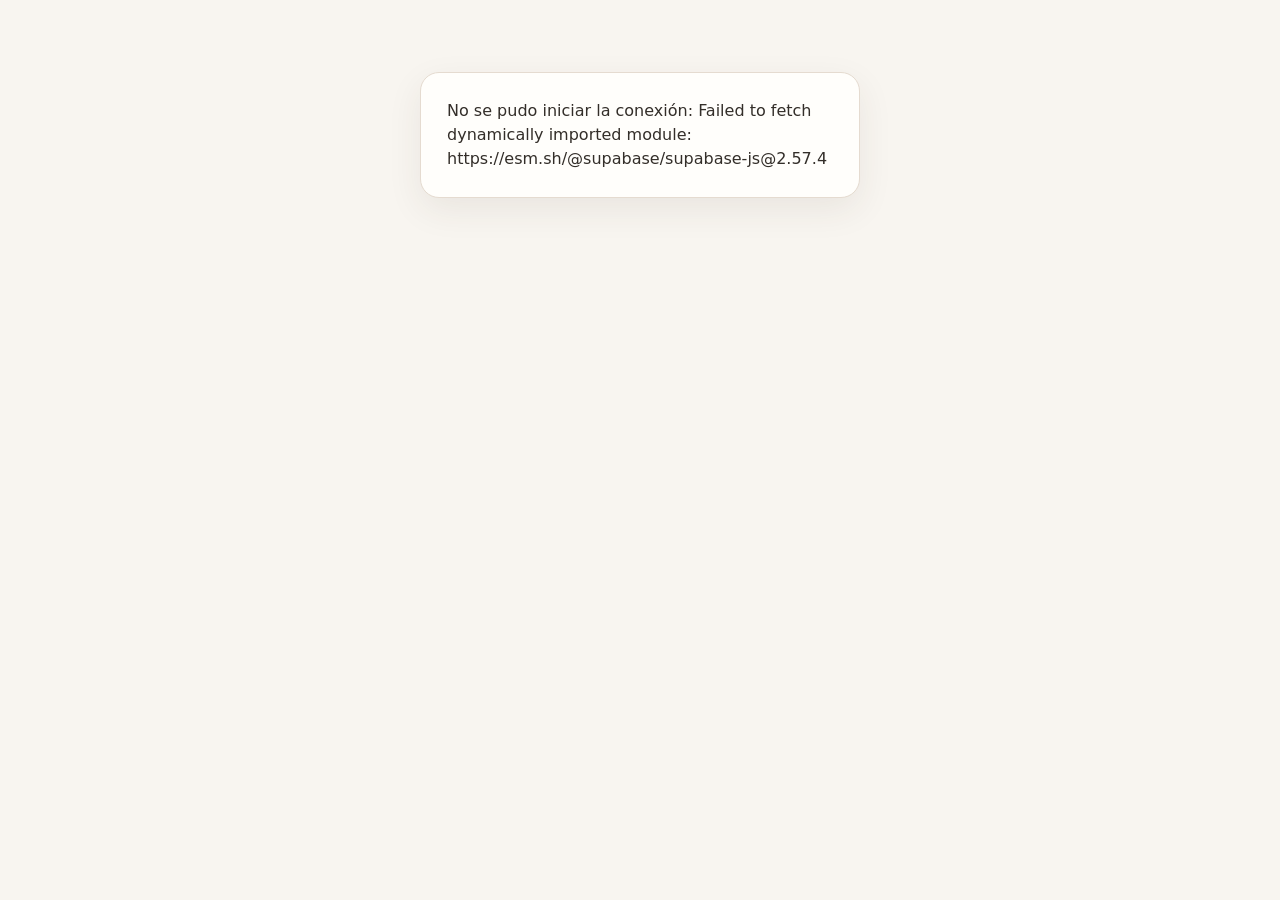
<file: mi-ruta-pro/index.html>
<!doctype html><html lang="es"><head><meta charset="utf-8"/><meta name="viewport" content="width=device-width,initial-scale=1"/><meta name="theme-color" content="#F3ECE3"/><meta name="description" content="Mi Ruta PRO - Control del conductor"/><meta name="robots" content="noindex,nofollow,noarchive"/><link rel="manifest" href="manifest.webmanifest"/><title>Mi Ruta PRO | Tu control, tu ganancia</title><style>
:root{font-family:Inter,system-ui,-apple-system,Segoe UI,sans-serif;color:#332E29;background:#F8F5F0}*{box-sizing:border-box}body{margin:0}button,input,select,textarea{font:inherit}button{cursor:pointer}input,select,textarea{background:#FFFCF8;border:1px solid #DACDBF;border-radius:10px;color:#332E29;padding:11px;width:100%}label{display:block;font-size:12px;color:#74695F;margin:10px 0 5px}.layout{display:grid;grid-template-columns:235px minmax(0,1fr);min-height:100vh}.sidebar{background:#F2EBE2;border-right:1px solid #E4D9CE;padding:23px 14px;position:sticky;top:0;height:100vh}.brand{font-size:23px;font-weight:850;letter-spacing:-.8px;padding:8px 10px 23px}.brand b{color:#A45D45}.menu{display:flex;align-items:center;gap:10px;padding:12px 13px;width:100%;border:0;text-align:left;background:transparent;color:#655C54;border-radius:11px;margin:2px 0}.menu.active,.menu:hover{background:#E9DACC;color:#8A4A35}.main{padding:27px 35px;max-width:1450px;width:100%;margin:auto}.top{display:flex;align-items:center;justify-content:space-between;gap:12px;margin-bottom:25px;flex-wrap:wrap}.top h1{margin:0;font-size:27px}.muted{color:#777068;font-size:13px}.cards{display:grid;grid-template-columns:repeat(4,minmax(0,1fr));gap:13px;margin:22px 0}.card,.panel{background:#FFFEFB;border:1px solid #E7DED5;border-radius:17px;padding:19px}.card small{color:#716960}.card strong{display:block;font-size:24px;margin-top:10px}.green{color:#48745D}.red{color:#AD6258}.split{display:grid;grid-template-columns:1.5fr 1fr;gap:17px}.panel{margin-bottom:18px}.panel h2{margin:0 0 16px;font-size:17px}.btn{border:0;background:#A95D45;color:#FFFFFF;font-weight:750;border-radius:11px;padding:11px 15px}.btn.secondary{background:#EDE4DA;color:#54473D}.btn.danger{background:#F6E4DE;color:#A6483B}.actions{display:flex;gap:8px;flex-wrap:wrap}.fields{display:grid;grid-template-columns:repeat(2,minmax(0,1fr));gap:5px 14px}.fields .wide{grid-column:1/-1}table{width:100%;border-collapse:collapse;font-size:13px}td,th{text-align:left;padding:10px 7px;border-bottom:1px solid #E6DED5}th{color:#7A6B5E;font-weight:650}.scroll{overflow-x:auto}.bars{display:flex;gap:9px;align-items:end;height:220px;padding:15px 6px 0}.barwrap{flex:1;min-width:24px;display:flex;flex-direction:column;justify-content:flex-end;align-items:center;height:100%;gap:8px}.bar{width:70%;border-radius:7px 7px 2px 2px;background:#B9765C;min-height:2px}.bar.neg{background:#B9685F}.barlabel{font-size:12px;color:#7A6F64}.barvalue{font-size:10px;color:#5E544B}.auth{max-width:440px;margin:8vh auto;padding:26px;border:1px solid #E1D5C8;background:#FFFEFB;border-radius:19px}.auth h1{margin:8px 0}.notice{border:1px solid #E5D1B3;border-radius:11px;background:#FFF5E4;color:#745432;padding:12px;margin-bottom:15px;font-size:13px}.help{font-size:12px;color:#746B61}.tag{font-size:11px;background:#F1E3D7;color:#96593F;border-radius:8px;padding:5px 9px}.hidden{display:none!important}.charttitle{display:flex;justify-content:space-between;gap:10px;align-items:center}.foot{padding:25px;text-align:center;color:#8B8177;font-size:12px}.empty{padding:30px;color:#8B8177;text-align:center} @media(max-width:950px){.cards{grid-template-columns:repeat(2,1fr)}.split{grid-template-columns:1fr}.main{padding:20px}}@media(max-width:690px){.layout{display:block}.sidebar{position:sticky;z-index:5;height:auto;display:flex;padding:5px 9px;overflow:auto;gap:6px}.brand{font-size:17px;white-space:nowrap;padding:14px 7px}.menu{white-space:nowrap;width:auto;font-size:12px;padding:10px}.main{padding:19px 13px}.cards{gap:8px}.card{padding:13px}.card strong{font-size:19px}.fields{grid-template-columns:1fr}}

/* Cierre rápido y análisis sencillo (Intelligence V2) */
.welcome{display:flex;justify-content:space-between;gap:18px;align-items:center;background:linear-gradient(120deg,#F1E5D8,#F8EFE4);border:1px solid #E4D4C5;padding:25px 27px}
.welcome h2{font-size:22px;margin:5px 0 8px}.welcome p{margin:0;color:#6B5F55}.eyebrow{letter-spacing:2px;font-size:11px;font-weight:800;color:#A45D45!important}.btn.big{padding:14px 20px;font-size:16px;white-space:nowrap}
.quick-panel{max-width:880px}.quick-panel .fields{gap:11px 16px}.quick-panel label{font-size:13px}.quick-panel input,.quick-panel select{min-height:45px}.quick-panel .charttitle{margin-bottom:15px}
.extras{border:1px solid #E6D9CB;border-radius:11px;background:#FFFCF8;padding:14px}.extras>summary{cursor:pointer;font-weight:700;color:#58493F;list-style:none}.extras>summary::-webkit-details-marker{display:none}.extras[open]>summary{margin-bottom:15px}.extras .fields{grid-template-columns:repeat(2,minmax(0,1fr));gap:8px 15px}
.live-preview{padding:11px;border:1px dashed #CFA992;border-radius:9px;color:#67584C;background:#F5EBE0;font-size:13px}.quick-total{padding:18px;background:#F5E6D9;border-radius:13px;display:flex;justify-content:space-between;align-items:center;gap:12px}.quick-total strong{color:#986049;font-size:25px}.submit-day{width:100%}.insight{background:#F4ECE3;border-left:3px solid #B9765C;padding:13px;border-radius:7px;font-size:14px}.sep{border:0;border-top:1px solid #E6DED5;margin:18px 0}.demo-start{width:100%;margin-top:12px}.tag{white-space:nowrap}
@media(max-width:690px){.welcome{flex-direction:column;align-items:stretch;padding:18px}.welcome .btn.big{width:100%}.quick-panel .fields,.extras .fields{grid-template-columns:1fr}.quick-total{align-items:flex-start;flex-direction:column}.quick-total strong{font-size:24px}.btn.big{white-space:normal}.quick-panel .charttitle{align-items:flex-start}}

.debt-card{background:#FFFCF8;border:1px solid #E6D8CA;border-radius:14px;margin-bottom:15px;padding:17px}
.debt-card>.charttitle{align-items:start;margin-bottom:15px}.debt-card strong{font-size:17px}
.debt-stats{display:grid;grid-template-columns:repeat(4,minmax(0,1fr));gap:10px}.debt-stats>div{background:#F7F2EC;border:1px solid #E7DCD0;border-radius:10px;padding:10px;min-width:0}
.debt-stats small{font-size:11px;color:#72685F;display:block;margin-bottom:6px}.debt-stats strong{font-size:17px;overflow-wrap:anywhere}
.debt-progress{background:#E7DBCF;height:8px;border-radius:7px;overflow:hidden;margin:13px 0}.debt-progress span{display:block;background:#A9674C;height:100%;border-radius:7px}
.debt-action{background:#FAF6F0;padding:14px;border:1px solid #E0D2C3;border-radius:11px;margin:14px 0}
.debt-history{border-top:1px solid #E9DFD5;padding-top:10px;margin-top:12px}.debt-history summary{cursor:pointer;color:#8A513F;font-size:13px}
.debt-highlight{padding:9px 0;border-bottom:1px solid #E9DFD6;font-size:13px}.debt-highlight:last-child{border-bottom:0}
.checkbox-option{display:flex;align-items:center;gap:8px;color:#4E473F;font-size:13px}.checkbox-option input{width:18px;height:18px;flex:0 0 auto}.btn.small{font-size:12px;padding:6px 10px}
@media(max-width:850px){.debt-stats{grid-template-columns:repeat(2,minmax(0,1fr))}}@media(max-width:390px){.debt-card{padding:12px}.debt-stats{gap:6px}.debt-stats strong{font-size:15px}}

/* Mi Ruta PRO | Edición cálida y profesional — únicamente presentación */
:root{
  color-scheme:light;
  --page:#F8F5F0;--paper:#FFFEFB;--ink:#332E29;--muted:#756B62;
  --border:#E5DBD0;--accent:#A95D45;--accent-dark:#87432F;
  --accent-soft:#F4E6DB;--sage:#48745D;--risk:#AD6258;
}
html{scroll-behavior:smooth}
body{background:var(--page);color:var(--ink);line-height:1.5;-webkit-font-smoothing:antialiased}
.sidebar{background:linear-gradient(180deg,#F4EEE6 0%,#F0E9E0 100%);border-color:var(--border)}
.brand{color:#302B27;letter-spacing:-.7px}
.brand b{color:var(--accent)}
.menu{color:#655B52;font-weight:590;transition:background .16s,color .16s}
.menu.active{background:#E9D7C8;color:#8A4934;font-weight:750}
.menu:hover:not(.active){background:#EDE3D9;color:#4F433B}
.main{max-width:1380px}
.top{padding-bottom:7px}
.top h1{color:#302B27;font-weight:790;letter-spacing:-.65px}
.muted,.help{color:var(--muted)}
.card,.panel,.auth,.debt-card{
  background:var(--paper);
  border:1px solid var(--border);
  box-shadow:0 3px 16px rgba(65,43,30,.045);
}
.card{transition:transform .16s,box-shadow .16s,border-color .16s}
.card:hover{border-color:#DCC7B6;box-shadow:0 7px 23px rgba(65,43,30,.07)}
.card small,.debt-stats small{color:#74695F}
.card strong{color:#322D27;font-variant-numeric:tabular-nums}
.panel h2{color:#302A26;letter-spacing:-.2px}
.welcome{
  background:linear-gradient(115deg,#F1E3D5 0%,#FAF3EA 73%,#FFF8F0 100%);
  border:1px solid #E4D0BF;
  box-shadow:0 7px 25px rgba(114,75,53,.07);
}
.welcome h2{color:#332A25}
.welcome p{color:#6D6055}
.eyebrow{color:#A65C44!important}
.btn{
  background:var(--accent);
  color:#FFFDF9;
  font-weight:740;
  box-shadow:0 3px 9px rgba(169,93,69,.12);
  transition:background .16s,transform .14s,box-shadow .16s;
}
.btn:hover{background:var(--accent-dark);box-shadow:0 5px 13px rgba(169,93,69,.17)}
.btn:active{transform:translateY(1px)}
.btn.secondary{background:#EEE5DA;color:#574A40;box-shadow:none}
.btn.secondary:hover{background:#E5D7CA}
.btn.danger{background:#F5E5E1;color:#9B493F;box-shadow:none}
.btn.danger:hover{background:#F1D8D3}
input,select,textarea{
  background:#FFFEFB;border:1px solid #D9CEC3;border-radius:10px;
  color:#352D27;outline:none;box-shadow:none;
  transition:border-color .16s,box-shadow .16s;
}
input::placeholder,textarea::placeholder{color:#9E958B}
input:focus,select:focus,textarea:focus{
  border-color:#AD806B;box-shadow:0 0 0 3px rgba(169,93,69,.14);
}
button:focus-visible,.menu:focus-visible,.extras summary:focus-visible{
  outline:3px solid #BA8971;outline-offset:2px
}
label{color:#695F55;font-weight:630}
th{background:#F9F5EF;color:#675C52}
td,th{border-color:#ECE4DC}
tbody tr:hover{background:#FCF7F1}
.green{color:#46725B}.red{color:#A9534B}
.bar{background:linear-gradient(180deg,#CB9479,#B36A50)}
.bar.neg{background:#BD7770}
.barlabel{color:#6D6259}
.barvalue{color:#5F554C;font-weight:650}
.notice{background:#FFF5E7;border-color:#E9D6BC;color:#6D5134}
.tag{background:#F2E4D8;color:#95563F;font-weight:700}
.auth{box-shadow:0 12px 35px rgba(70,48,34,.08)}
.auth .brand{padding-bottom:8px}
.extras{background:#FCF8F3;border-color:#E4D9CE}
.extras>summary{color:#5C4D42}
.live-preview{background:#FAF3E9;border-color:#CEB49D;color:#584A3F}
.quick-total{background:#F3E5D9;border:1px solid #EAD5C4}
.quick-total strong{color:#92543D}
.insight{background:#F9F1E8;border-left-color:#AE6B50;color:#50443B}
.sep{border-color:#E6DED5}
.debt-stats>div{background:#FAF5EF;border-color:#E8DED3}
.debt-action{background:#FBF6F0;border-color:#E7D8CB}
.debt-history summary{color:#89533E}
.debt-progress{background:#E9DDD1}
.debt-progress span{background:#AE7459}
.checkbox-option{color:#51483F}
.foot{color:#8C8177}
@media(max-width:690px){
 .sidebar{background:#F4ECE3;border-bottom:1px solid #E5DBD0;box-shadow:0 4px 14px rgba(58,43,31,.045)}
 .main{padding:20px 13px}
 .top h1{font-size:23px}
 .card:hover{transform:none}
 .welcome{padding:18px}
}

/* Alta real y punto de partida del conductor */
.auth-refresh{margin:6vh auto;max-width:475px}
.auth-controls{display:grid;grid-template-columns:1fr 1fr;gap:10px;margin-top:22px}
.auth-controls .btn{min-height:47px}
.auth-footnote{font-size:12px;color:#7B6D60;margin-top:24px}
.step-indicator{letter-spacing:1.7px;text-transform:uppercase;font-size:11px;font-weight:800;color:#9F654B}
.setup-page{min-height:100vh;padding:36px 16px 60px;background:radial-gradient(circle at top right,#F6E7D9 0%,#F8F5F0 45%,#F5EFE6 100%)}
.setup-shell{max-width:840px;margin:auto;background:#FFFEFB;border:1px solid #E7DBD0;border-radius:23px;padding:26px 34px;box-shadow:0 13px 45px rgba(74,52,34,.075)}
.setup-header{display:flex;align-items:center;justify-content:space-between;gap:10px}
.setup-header .brand{padding:0}
.setup-shell h1{font-size:29px;letter-spacing:-.8px;margin:9px 0}
.setup-shell .muted{font-size:14px;max-width:640px}
.setup-steps{display:flex;flex-wrap:wrap;gap:8px;margin:22px 0;padding-bottom:17px;border-bottom:1px solid #EDE2D7}
.setup-steps>div{display:flex;align-items:center;gap:8px;background:#F6F0E9;border-radius:100px;padding:7px 12px;color:#70645A;font-size:12px}
.setup-steps>div strong{display:grid;place-items:center;background:#E7D8C8;color:#6B5242;width:22px;height:22px;border-radius:100px}
.setup-steps>div.current{color:#85452F;background:#F4E2D5;font-weight:700}
.setup-steps>div.current strong{background:#AD6850;color:white}
.setup-fields{gap:10px 16px}
.setup-heading{font-weight:800;color:#59483D;letter-spacing:-.2px;padding:13px 0 4px;border-bottom:1px solid #F0E5D9}
.setup-fields label{font-size:13px;margin:4px 0 6px}
.setup-fields input{min-height:44px}
.setup-fields .help{margin:7px 0 0}
.setup-submit{width:100%;margin-top:20px;min-height:52px}
.setup-note{margin-top:20px;background:#F8F1EA;border-radius:12px;color:#6D5E51;padding:13px 16px;font-size:12px}
.starting-cards .card strong{font-size:20px}
@media(max-width:690px){
 .setup-page{padding:10px 8px 32px}
 .setup-shell{padding:20px 16px;border-radius:16px}
 .setup-shell h1{font-size:24px}
 .setup-steps{gap:5px}
 .setup-steps>div{padding:5px 8px;font-size:10px}
 .setup-steps>div strong{width:19px;height:19px}
 .auth-controls{grid-template-columns:1fr}
 .starting-cards .card strong{font-size:16px}
}

/* Panel privado de propietario y estados de suscripción */
.admin-hero{align-items:center}
.admin-stats{grid-template-columns:repeat(5,minmax(0,1fr))}
.customer-line{padding:17px 0;border-bottom:1px solid #e8ded2}
.customer-line:last-child{border-bottom:0}
.customer-identity{display:flex;align-items:center;flex-wrap:wrap;gap:10px;margin-bottom:10px}
.customer-identity strong{color:#413329;overflow-wrap:anywhere}
.customer-identity small{color:#796b60}
.account-status{background:#f1e1d6;border:1px solid #e6c9b8;color:#8a4c35;padding:4px 9px;border-radius:100px;font-size:11px;font-weight:700}
.customer-controls{display:grid;grid-template-columns:minmax(120px,1fr) minmax(145px,1fr) minmax(150px,1fr) auto;gap:10px;align-items:end}
.customer-controls>div label{margin:0 0 5px}
.customer-controls select,.customer-controls input{height:43px}
.customer-controls button{min-height:43px}
.customer-quick{display:flex;align-items:center;gap:6px;flex-wrap:wrap;margin-top:9px}
.customer-feedback{margin-left:8px}
@media(max-width:1000px){.admin-stats{grid-template-columns:repeat(3,1fr)}}
@media(max-width:690px){.admin-stats{grid-template-columns:repeat(2,1fr)}.customer-controls{grid-template-columns:1fr 1fr}.customer-controls button{grid-column:1/-1}.admin-hero{flex-direction:column;align-items:stretch}}

/* Exclusive owner provisioning */
.create-client-panel{background:#FFFDF9;border-color:#D6BDAA}
.create-client-panel .fields{margin-top:12px;gap:12px 16px}
.create-client-panel .btn.big{width:100%}
.credentials-once{margin-top:17px;padding:18px;border-radius:13px;background:#F3E7D9;border:1px solid #D7AC91;color:#4D3428}
.credentials-once code{padding:7px 10px;display:inline-block;background:#FFFEFB;border:1px solid #DEC6B4;border-radius:7px;color:#7D4431;user-select:all;overflow-wrap:anywhere}
.customer-quick [data-password-reset]{margin-left:5px}
@media(max-width:690px){.create-client-panel .fields{grid-template-columns:1fr}.customer-quick [data-password-reset]{margin-left:0}}


/* V8 · Panel de uso comercial con la paleta cálida de Mi Ruta PRO */
.usage-overview{border-color:#DFCBBB;background:#FFFCF8}
.usage-overview .charttitle{align-items:flex-start;flex-wrap:wrap}
.usage-overview .charttitle>.actions{align-items:center}
.usage-overview select{width:auto;min-width:110px}
.usage-cards{grid-template-columns:repeat(4,minmax(0,1fr))}
.usage-cards .card{background:#FAF4EE}
.live-dot{display:inline-flex;align-items:center;gap:5px;border-radius:100px;font-size:11px;font-weight:700;padding:5px 9px}
.live-dot.online{color:#376D50;background:#EAF4EC;border:1px solid #C8DFC9}
.live-dot.offline{color:#7D7369;background:#F1ECE5;border:1px solid #E6DCD0}
.client-usage{margin-top:15px;padding:14px;border-radius:13px;border:1px solid #E8D8C8;background:#FFFCF8;min-width:0}
.client-usage>summary{cursor:pointer;color:#7E4A36;font-weight:750;display:flex;justify-content:space-between;gap:10px;align-items:center;flex-wrap:wrap}
.client-usage>summary .help{font-weight:500}
.client-usage[open]>summary{padding-bottom:15px}
.client-usage h3{font-size:13px;margin:19px 0 8px;color:#594D43}
.client-metrics{display:grid;grid-template-columns:repeat(4,minmax(0,1fr));gap:8px}
.client-metric{background:#F7F0E8;padding:11px;border-radius:10px;min-width:0}
.client-metric small{display:block;font-size:11px;color:#75695F;margin-bottom:6px}
.client-metric strong{font-size:16px;color:#4C4138;font-variant-numeric:tabular-nums;overflow-wrap:anywhere}
.activity-chart{height:158px;display:flex;align-items:end;gap:12px;padding:12px 8px 0;border-bottom:1px solid #EADDD0}
.activity-column{height:100%;display:flex;flex-direction:column;align-items:center;justify-content:flex-end;flex:1;gap:5px;min-width:0}
.activity-bar-track{width:100%;max-width:46px;height:110px;border-radius:7px 7px 0 0;display:flex;align-items:flex-end;background:#F2E6DB;overflow:hidden}
.activity-bar{width:100%;border-radius:7px 7px 0 0;background:linear-gradient(180deg,#C18C70,#A96147);min-height:0;transition:height .2s ease}
.activity-value,.activity-day{font-size:11px;color:#76685E}
.module-usage{display:flex;flex-wrap:wrap;gap:7px}
@media(max-width:1050px){.client-metrics{grid-template-columns:repeat(3,minmax(0,1fr))}}
@media(max-width:690px){
 .usage-cards{grid-template-columns:repeat(2,minmax(0,1fr))}
 .usage-overview .charttitle>.actions{width:100%;flex-wrap:wrap}
 .usage-overview .charttitle>.actions button{flex:1}
 .client-metrics{grid-template-columns:repeat(2,minmax(0,1fr))}
 .activity-chart{gap:6px}
 .client-usage{padding:12px}
 .customer-identity{gap:6px}
 .client-usage>summary .help{font-size:11px}
}


/* Reporte exclusivo del propietario: ganancia y GLP en galones */
.owner-finance-overview{background:#FFFCF8;border-color:#DFCBBB}
.owner-finance-overview .charttitle{align-items:center;gap:12px;flex-wrap:wrap}
.owner-finance-overview .charttitle .actions{display:flex;gap:8px;align-items:center;flex-wrap:wrap}
.owner-finance-overview select{width:auto;min-width:130px}
.owner-finance-kpis{grid-template-columns:repeat(4,minmax(0,1fr))}
.owner-finance-kpis .card{background:#FAF3EA}
.owner-finance-kpis .card strong{font-size:22px;overflow-wrap:anywhere}
.owner-report-client{margin-top:14px;padding:16px;border-radius:13px;background:#FFFCF8;border:1px solid #E8D8C8}
.owner-report-client>summary{color:#8B5039;font-weight:760;cursor:pointer;list-style-position:inside}
.owner-report-client[open]>summary{padding-bottom:14px}
.owner-report-client h3{margin:18px 0 9px;color:#514239;font-size:14px}
.owner-report-client .client-metrics{display:grid;grid-template-columns:repeat(4,minmax(0,1fr));gap:9px;margin:0 0 10px}
.owner-report-client .client-metric{background:#F7F0E8;border-radius:10px;padding:13px;min-width:0}
.owner-report-client .client-metric small{display:block;color:#77695D;margin-bottom:7px;font-size:11px}
.owner-report-client .client-metric strong{font-size:17px;color:#554135;overflow-wrap:anywhere}
.finance-glp-details{display:flex;flex-wrap:wrap;gap:8px;font-size:12px;color:#65564A}
.finance-glp-details span{background:#F2E8DC;padding:9px 11px;border-radius:10px}
.owner-report-client .scroll{max-width:100%;overflow:auto}
.owner-report-client table{min-width:790px;white-space:nowrap}
.customer-reset-pass{max-width:230px;min-width:165px!important}
@media(max-width:1000px){.owner-finance-kpis{grid-template-columns:repeat(2,minmax(0,1fr))}.owner-report-client .client-metrics{grid-template-columns:repeat(2,minmax(0,1fr))}}
@media(max-width:690px){.owner-finance-overview .charttitle .actions{width:100%}.owner-finance-overview select{flex:1}.owner-finance-kpis .card strong{font-size:18px}.customer-reset-pass{max-width:100%;width:100%}}

</style></head><body><div id="root"></div><script type="module" src="app.js"></script></body></html>
</file>
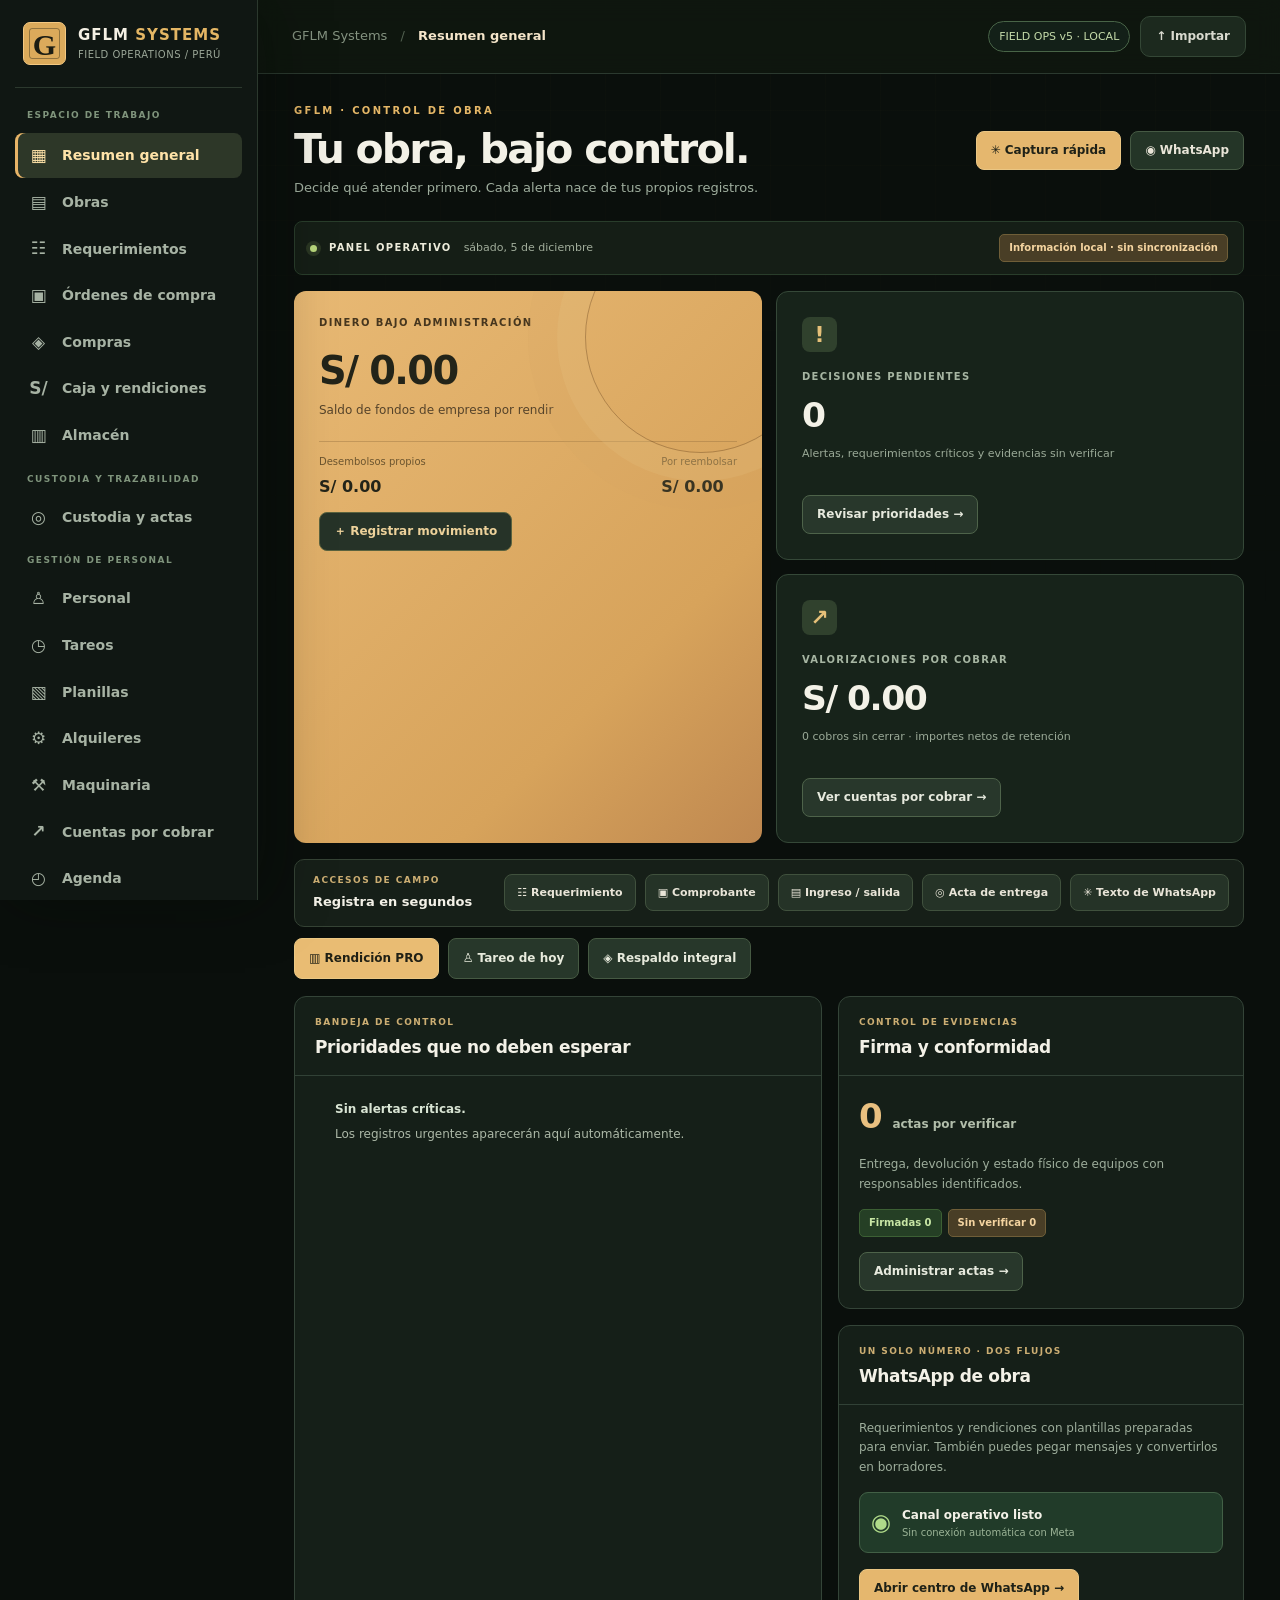
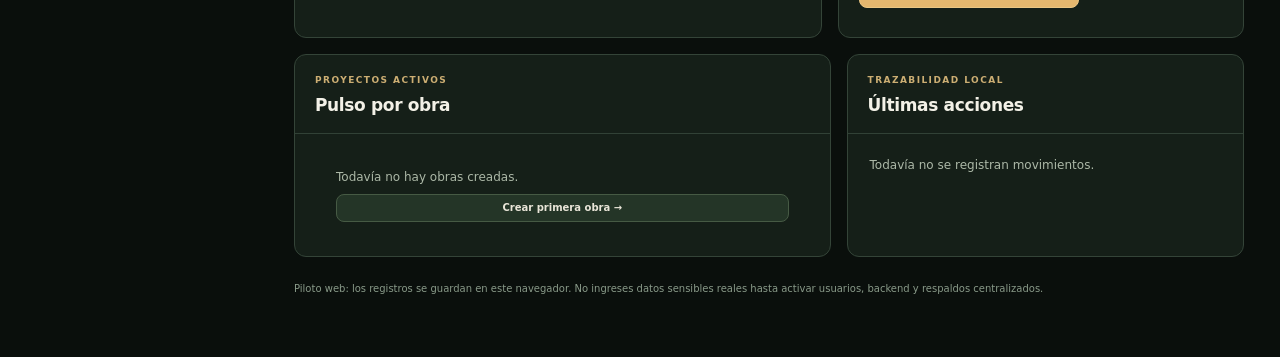
<file: web/index.html>
<!doctype html>
<html lang="es">
<head>
  <meta charset="utf-8">
  <meta name="viewport" content="width=device-width, initial-scale=1, viewport-fit=cover">
  <meta name="theme-color" content="#0a0f0c">
  <meta name="description" content="GFLM Systems: panel de administración de obra, requerimientos, compras, caja, almacén y personal.">
  <title>GFLM Systems · Field Operations PRO</title>
  <meta name="application-name" content="GFLM Systems">
  <meta name="apple-mobile-web-app-capable" content="yes">
  <meta name="apple-mobile-web-app-title" content="GFLM Systems">
  <link rel="manifest" href="./manifest.webmanifest">
  <link rel="icon" href="./icon.svg" type="image/svg+xml">
  <link rel="stylesheet" href="./styles.css">
  <link rel="stylesheet" href="./operations.css">
  <link rel="stylesheet" href="./fieldplus.css">
</head>
<body>
  <div class="shell">
    <aside class="sidebar" id="sidebar" aria-label="Navegación">
      <div class="brand"><div class="brand-mark">G</div><div><b>GFLM <span>SYSTEMS</span></b><small>Gestión integral de obra</small></div></div>
      <div class="sidebar-label">ESPACIO DE TRABAJO</div>
      <nav id="navigation"></nav>
      <div class="sidebar-bottom">
        <div class="local-pill"><span class="signal"></span> Modo local de pruebas</div>
        <p>Los datos se guardan solamente en este navegador, no en la nube.</p>
        <button class="side-backup" type="button" id="sideBackup">↓ Respaldo básico (sin fotos)</button>
      </div>
    </aside>
    <div class="workspace">
      <header class="topbar">
        <div class="heading-left"><button id="menuToggle" class="icon-btn menu-toggle" aria-label="Abrir menú">☰</button><div class="breadcrumb">GFLM Systems <span>/</span> <strong id="crumb">Resumen general</strong></div></div>
        <div class="top-actions"><span class="top-tag">FIELD OPS v5 · LOCAL</span><button type="button" class="btn btn-muted" id="importBtn">↑ Importar</button><button type="button" class="btn btn-primary" id="addBtn">＋ Nuevo registro</button></div>
      </header>
      <main class="main">
        <div id="view"></div>
      </main>
    </div>
  </div>
  <div class="modal-layer hidden" id="modalLayer" role="presentation"><div class="modal" role="dialog" aria-modal="true" aria-labelledby="modalTitle"><div class="modal-head"><div><div class="eyebrow">GFLM SYSTEMS</div><h2 id="modalTitle">Nuevo registro</h2></div><button type="button" class="icon-btn" id="closeModal" aria-label="Cerrar">✕</button></div><form id="recordForm"><div class="form-grid" id="formGrid"></div><div class="modal-footer"><button type="button" class="btn btn-muted" id="cancelModal">Cancelar</button><button type="submit" class="btn btn-primary">Guardar registro</button></div></form></div></div>
  <input id="importFile" type="file" accept="application/json,.json" hidden>
  <div class="toast hidden" id="toast"></div>
  <script src="./main.js" defer></script>
  <script src="./operations.js" defer></script>
  <script src="./fieldplus.js" defer></script>
</body>
</html>
</file>
<file: web/styles.css>
:root{--bg:#090f1b;--side:#0e1625;--panel:#121d2e;--panel2:#162338;--line:#253449;--text:#f2f6ff;--muted:#97a6bc;--accent:#6e90ff;--accent2:#91acff;--good:#43c7a2;--warn:#f3bd68;--bad:#fa7c83;--radius:16px;--shadow:0 15px 40px #03091750}*{box-sizing:border-box}html{scroll-behavior:smooth}body{margin:0;background:var(--bg);color:var(--text);font-family:Inter,"Segoe UI",system-ui,-apple-system,sans-serif;font-size:14px;line-height:1.45}button,input,select,textarea{font:inherit}button{cursor:pointer}button:focus-visible,input:focus-visible,select:focus-visible,textarea:focus-visible{outline:2px solid var(--accent2);outline-offset:2px}a{color:#a7beff}h1,h2,h3,p{margin-top:0}.shell{display:flex;min-height:100vh}.sidebar{width:258px;flex:0 0 258px;background:var(--side);border-right:1px solid #202f42;display:flex;flex-direction:column;min-height:100vh;position:sticky;top:0;height:100vh;padding:26px 15px 18px;overflow-y:auto;z-index:30}.brand{display:flex;align-items:center;gap:12px;padding:0 11px 28px}.brand-mark{display:grid;place-items:center;height:43px;width:43px;border-radius:13px;background:linear-gradient(140deg,#7798ff,#566ae1);font-size:24px;font-weight:900;box-shadow:0 6px 18px #5677ff50}.brand b{display:block;letter-spacing:.4px;font-size:15px}.brand b span{color:#8aa6ff}.brand small{display:block;color:var(--muted);font-size:10px;margin-top:1px}.sidebar-label{font-size:10px;letter-spacing:1.45px;color:#69809e;margin:9px 12px 9px;font-weight:800}.nav-link{width:100%;text-align:left;border:0;background:transparent;color:#9fb0c8;padding:10px 12px;margin:2px 0;border-radius:10px;display:flex;align-items:center;gap:12px;transition:.15s}.nav-link:hover{background:#1b2a3f;color:#f4f7ff}.nav-link.active{background:linear-gradient(100deg,#334a84,#28395c);color:#fff;font-weight:700;box-shadow:inset 3px 0 0 #8faaff}.nav-icon{display:grid;place-items:center;font-size:17px;width:23px;flex-shrink:0}.sidebar-bottom{margin-top:auto;padding:20px 10px 0}.local-pill{font-size:11px;color:#ffd499;border:1px solid #5d4a33;border-radius:99px;display:inline-flex;align-items:center;gap:7px;padding:7px 10px;background:#3d322020}.signal{height:7px;width:7px;background:#f7c377;border-radius:50%}.sidebar-bottom p{color:#7188a3;font-size:11px;line-height:1.6;margin:11px 0}.side-backup{border:1px solid #31435f;color:#c8d6ed;border-radius:10px;background:#1a2941;padding:10px;width:100%;font-weight:600}.workspace{flex:1;min-width:0}.topbar{height:74px;border-bottom:1px solid var(--line);padding:0 34px;display:flex;align-items:center;justify-content:space-between;gap:16px;position:sticky;top:0;background:#0b1322ee;backdrop-filter:blur(12px);z-index:20}.breadcrumb{color:#879ab4;font-size:13px}.breadcrumb span{margin:0 9px;color:#4b6080}.breadcrumb strong{color:#e8eef8;font-weight:700}.heading-left,.top-actions{display:flex;align-items:center;gap:10px}.top-tag{border:1px solid #4c573e;color:#bfe2a5;background:#29371e55;padding:7px 10px;border-radius:30px;font-size:11px;white-space:nowrap}.btn{border:1px solid transparent;border-radius:10px;font-size:12px;font-weight:750;padding:11px 15px;transition:all .15s;white-space:nowrap}.btn:hover{filter:brightness(1.12);transform:translateY(-1px)}.btn-primary{background:#7797ff;color:#081126;box-shadow:0 6px 22px #5676ea2c}.btn-muted{background:#1b2a40;border-color:#2b3c53;color:#d1dced}.btn-danger{background:#462634;color:#ffb6bc;border:1px solid #763f4c}.btn-mini{padding:7px 10px;font-size:11px}.icon-btn{border:1px solid var(--line);background:#1a2940;color:#ced9ed;width:34px;height:34px;border-radius:10px;display:inline-grid;place-items:center}.menu-toggle{display:none}.main{max-width:1570px;margin:0 auto;padding:31px 36px 60px}.page-head{display:flex;justify-content:space-between;align-items:flex-end;gap:18px;margin-bottom:22px}.eyebrow{color:#829afc;font-size:10px;font-weight:850;letter-spacing:1.8px;margin-bottom:8px}.page-head h1{font-size:29px;letter-spacing:-.9px;line-height:1.12;margin:0 0 9px}.subtitle{color:var(--muted);margin:0;font-size:13px}.section-title{font-size:16px;font-weight:800;margin:0}.muted{color:var(--muted)}.notice{padding:13px 15px;border:1px solid #504736;background:#352b1d66;border-radius:12px;color:#f1cc95;display:flex;align-items:flex-start;gap:10px;font-size:12px;line-height:1.5;margin-bottom:20px}.notice b{color:#ffe4ac}.notice .notice-icon{font-size:17px}.grid-kpis{display:grid;grid-template-columns:repeat(4,minmax(0,1fr));gap:15px;margin-bottom:22px}.kpi{background:radial-gradient(circle at 97% 0%,#213c6344,transparent 55%),var(--panel);border:1px solid #29384f;border-radius:15px;padding:20px;min-height:139px;position:relative;overflow:hidden}.kpi:after{content:"";position:absolute;inset:auto 0 0;height:2px;background:linear-gradient(90deg,#527eff66,transparent)}.kpi-label{font-size:12px;color:#9eadc4;margin-bottom:13px}.kpi-val{font-size:28px;font-weight:850;letter-spacing:-.6px;line-height:1.2;overflow-wrap:anywhere}.kpi-foot{font-size:11px;color:#738ca8;margin-top:12px}.kpi-icon{position:absolute;right:17px;top:16px;background:#243756;color:#aabfff;width:32px;height:32px;border-radius:10px;display:grid;place-items:center}.dashboard-split{display:grid;grid-template-columns:1.6fr 1fr;gap:17px}.panel{background:var(--panel);border:1px solid #29384e;border-radius:16px;overflow:hidden}.panel-head{display:flex;justify-content:space-between;align-items:center;padding:21px 22px 15px;gap:12px}.panel-body{padding:0 21px 20px}.panel-head p{color:var(--muted);font-size:11px;margin:5px 0 0}.empty{padding:45px 16px;color:#8399b5;text-align:center}.empty-icon{font-size:30px;border-radius:15px;background:#223451;width:57px;height:57px;margin:0 auto 12px;display:grid;place-items:center}.empty b{color:#d7e2f4;display:block;margin-bottom:6px}.empty p{font-size:12px}.alert-row{display:flex;gap:13px;align-items:flex-start;padding:12px 0;border-top:1px solid #26364c}.alert-row:first-child{border-top:0}.alert-dot{width:9px;height:9px;background:#ef9d6b;flex:none;border-radius:50%;margin-top:5px}.alert-row strong{display:block;font-size:12px;line-height:1.3}.alert-row p{margin:3px 0 0;font-size:11px;color:#8b9fb8}.mini-table{width:100%;border-collapse:collapse}.mini-table th,.mini-table td{text-align:left;padding:11px 9px;border-bottom:1px solid #24354b;font-size:11px}.mini-table th{color:#8b9cba;font-weight:700}.mini-table td{color:#e0e8f5}.dashboard-bottom{margin-top:18px;display:grid;grid-template-columns:1fr 1fr 1fr;gap:15px}.shortcut{border:1px solid #293c56;background:#14243a;padding:17px;text-align:left;border-radius:14px;color:#dce7f7;display:flex;gap:13px;align-items:center}.shortcut:hover{border-color:#6d8cef}.shortcut .symbol{font-size:20px;background:#243b60;padding:9px;border-radius:12px}.shortcut b{display:block;font-size:12px}.shortcut span{display:block;font-size:11px;color:#8ea1bb;margin-top:4px}.toolbar{display:flex;gap:9px;margin:0 0 14px;align-items:center;flex-wrap:wrap}.search{border:1px solid #314259;background:#17253a;color:#e7efff;padding:11px 13px;border-radius:10px;min-width:270px;flex:1;outline:none}.search::placeholder{color:#7288a5}.filter-select{background:#17263a;color:#dae5f3;border:1px solid #314259;border-radius:10px;padding:11px 13px;max-width:250px}.table-wrap{overflow-x:auto}.data-table{width:100%;border-collapse:collapse;white-space:nowrap}.data-table thead{background:#1a2b42}.data-table th{text-align:left;font-size:10px;letter-spacing:.45px;color:#9dafc5;text-transform:uppercase;padding:14px 15px;font-weight:750}.data-table td{border-top:1px solid #29394e;padding:13px 15px;font-size:12px;color:#e0e8f5;max-width:290px;overflow:hidden;text-overflow:ellipsis}.data-table tr:hover td{background:#1c2c4059}.data-table td:nth-child(2){font-weight:650}.data-table .actions{display:flex;gap:5px;justify-content:flex-end}.tag{display:inline-flex;align-items:center;font-size:10px;font-weight:750;border-radius:20px;padding:5px 9px;background:#2d3d55;color:#bccfe8}.tag.good{background:#163e36;color:#5ce0b4}.tag.warn{background:#4e3c24;color:#f5cb81}.tag.bad{background:#4b2734;color:#ffabb0}.table-count{color:#8b9cb6;font-size:11px;padding:14px 20px;border-top:1px solid var(--line)}.table-inline-btn{border:1px solid #3b4e6b;background:#1e2e45;color:#c9d8ed;border-radius:7px;padding:6px 9px;font-size:10px}.table-inline-btn:hover{border-color:#819cfa}.quick-list{display:grid;gap:10px}.quick-card{padding:14px;border:1px solid #2e3c56;background:#17253a;border-radius:12px}.quick-card strong{display:block;font-size:12px}.quick-card small{display:block;color:#99abc2;margin-top:5px;font-size:11px}.progress{background:#263950;border-radius:20px;height:8px;overflow:hidden;margin-top:12px}.progress>span{display:block;background:linear-gradient(90deg,#648aff,#55c6b0);height:100%;border-radius:20px}.finance-grid{display:grid;grid-template-columns:repeat(3,minmax(0,1fr));gap:14px;margin-bottom:21px}.finance-number{color:#c6d5f2;font-size:23px;font-weight:850}.modal-layer{position:fixed;inset:0;background:#030914cf;backdrop-filter:blur(5px);display:flex;align-items:flex-start;justify-content:center;overflow:auto;padding:45px 16px;z-index:99}.modal-layer.hidden,.toast.hidden{display:none}.modal{background:#142239;border:1px solid #415672;border-radius:19px;max-width:770px;width:100%;box-shadow:0 25px 100px #0008}.modal-head{display:flex;justify-content:space-between;align-items:start;padding:24px 28px 15px;border-bottom:1px solid #2d3e54}.modal-head h2{font-size:22px;margin:0}.form-grid{display:grid;grid-template-columns:repeat(2,minmax(0,1fr));gap:15px;padding:24px 28px;max-height:60vh;overflow:auto}.field{display:flex;flex-direction:column;gap:6px;min-width:0}.field.wide{grid-column:1/-1}.field label{font-size:11px;color:#b9c7db;font-weight:650}.field label .star{color:#f3ad8a;margin-left:4px}.field input,.field textarea,.field select{border:1px solid #384a63;border-radius:9px;background:#0e1a2d;padding:10px 11px;color:#e9f0fd;min-height:41px;width:100%}.field textarea{min-height:75px;resize:vertical}.field .hint{font-size:10px;color:#738da8}.modal-footer{padding:15px 28px 23px;display:flex;justify-content:flex-end;gap:9px;border-top:1px solid #2d3d53}.toast{position:fixed;bottom:26px;right:27px;z-index:110;padding:13px 20px;border:1px solid #537a8e;background:#233e56;color:#f2f8ff;border-radius:11px;box-shadow:0 18px 35px #0006;max-width:min(400px,calc(100vw - 30px));font-size:12px}.hint-box{border:1px solid #2b4a63;border-radius:12px;padding:15px;background:#172b3c;margin-bottom:15px;color:#b6ccdf;font-size:12px;line-height:1.7}.hint-box b{color:#f2f7ff}.click{cursor:pointer}.audit-entry{display:flex;gap:12px;padding:12px 3px;border-bottom:1px solid var(--line);align-items:center}.audit-entry b{font-size:12px}.audit-entry small{color:#8d9db9;display:block;margin-top:4px}.demo-card{background:linear-gradient(120deg,#223963,#1a314d);border:1px solid #49618c;border-radius:16px;padding:20px;display:flex;justify-content:space-between;gap:20px;align-items:center;margin:0 0 20px}.demo-card h3{margin:0 0 5px;font-size:18px}.demo-card p{margin:0;font-size:12px;color:#b5c9e8}.smallnote{font-size:11px;color:#89a0bd}.right{text-align:right!important}.mobile-overlay{display:none}@media(max-width:1200px){.grid-kpis{grid-template-columns:repeat(2,1fr)}.dashboard-split{grid-template-columns:1fr}.main{padding:26px}.finance-grid{grid-template-columns:repeat(2,1fr)}}@media(max-width:840px){.sidebar{position:fixed;left:-270px;transition:left .2s}.sidebar.show{left:0}.menu-toggle{display:inline-grid}.mobile-overlay{display:block;position:fixed;inset:0;background:#050b15b5;z-index:25}.mobile-overlay.hidden{display:none}.topbar{padding:0 17px;height:67px}.main{padding:21px 17px 40px}.top-tag{display:none}.top-actions .btn-muted{display:none}.page-head h1{font-size:25px}.dashboard-bottom{grid-template-columns:1fr}}@media(max-width:540px){.grid-kpis{grid-template-columns:1fr 1fr;gap:10px}.kpi{padding:14px;min-height:125px}.kpi-val{font-size:21px}.kpi-label{font-size:11px}.kpi-foot{font-size:10px}.kpi-icon{display:none}.finance-grid{grid-template-columns:1fr}.form-grid{grid-template-columns:1fr;padding:20px;max-height:65vh}.modal-head,.modal-footer{padding:18px 20px}.page-head{align-items:flex-start;flex-direction:column}.search{min-width:100%;width:100%}.filter-select{width:100%;max-width:100%}.topbar .breadcrumb{font-size:11px}.top-actions .btn-primary{padding:10px;font-size:11px}.demo-card{align-items:flex-start;flex-direction:column}.modal-layer{padding:15px 8px}.modal{border-radius:14px}}
</file>
<file: web/operations.css>
/* GFLM FIELD OPERATIONS · identity system v4
   Carbón, mineral, ámbar y verde de campo. */
:root{--bg:#0a0f0c;--side:#101711;--panel:#141d17;--panel2:#1c2820;--line:#2c3a2e;--text:#f4f0e4;--muted:#a2ad9f;--accent:#dfa955;--accent2:#edc584;--good:#abd37b;--warn:#f2bf69;--bad:#f18f79;--radius:13px;--shadow:0 18px 44px #0006}
body{background:var(--bg);color:var(--text);font-family:"Aptos","Segoe UI",ui-sans-serif,system-ui,sans-serif}
body::before{content:"";position:fixed;inset:0;pointer-events:none;z-index:-1;background-image:linear-gradient(#e7ba6011 1px,transparent 1px),linear-gradient(90deg,#e7ba6011 1px,transparent 1px);background-size:55px 55px;mask-image:linear-gradient(#0004,transparent 75%)}
a{color:#f6c781}.sidebar{background:#101713;border-color:#2b382d;padding-top:22px;box-shadow:8px 0 60px #050a0560}.brand{margin-bottom:6px;padding:0 8px 22px;border-bottom:1px solid #2c392e}.brand-mark{background:#dbaa5b;color:#1a1c13;box-shadow:none;border:1px solid #f4c881;font-family:Georgia,serif;font-size:30px;border-radius:7px;position:relative}.brand-mark:after{content:"";position:absolute;inset:5px;border:1px solid #181b1260;border-radius:3px}.brand b{letter-spacing:1px}.brand b span{color:#e4b664}.brand small{color:#9ba798;letter-spacing:.5px}.sidebar-label{color:#7f947c;font-size:9px;margin-top:15px}.nav-link{color:#a7b3a4;border-radius:8px;font-weight:560;padding:10px 12px}.nav-link:hover{background:#293728;color:#fff7e9}.nav-link.active{background:#2d3728;color:#ffe3a8;box-shadow:inset 3px 0 0 #e8b467}.nav-icon{font-weight:800}.sidebar-bottom{border-top:1px solid #2b382c}.local-pill{background:#42351f65;border-color:#75623f;color:#edc781}.signal{background:#edb85b}.sidebar-bottom p{color:#8b9e8a}.side-backup{background:#253125;color:#eee3c6;border-color:#43563d}.topbar{background:#101710ee;border-color:#2b392f}.breadcrumb{color:#849380}.breadcrumb strong{color:#f4e5c9}.breadcrumb span{color:#526150}.top-tag{border-color:#486447;background:#1f382d55;color:#c4daa9}.btn-primary{background:#e2b264;color:#202012;box-shadow:none}.btn-muted{background:#1c291e;border-color:#344736;color:#d9dacf}.btn-danger{background:#502d28;border-color:#7b4538;color:#ffb49b}.btn:hover{filter:brightness(1.07)}.icon-btn{background:#203024;border-color:#365039;color:#f3e7d0}.main{max-width:1540px;padding-top:29px}.page-head h1{font-weight:850;letter-spacing:-1px}.page-head .eyebrow,.eyebrow{color:#dfb36c}.subtitle{color:#a7b3a3}.kpi{background:#19251c;border-color:#344537}.kpi:after{background:linear-gradient(90deg,#ddae65,transparent)}.kpi-icon{background:#2d422d;color:#eed191}.kpi-label{color:#adbaa9}.kpi-foot{color:#8b9c88}.panel{background:#151f18;border-color:#334337}.panel-head p{color:#95a38e}.data-table thead{background:#203023}.data-table th{color:#b4c0aa}.data-table td{color:#e4ebdb;border-color:#304234}.data-table tr:hover td{background:#31412b55}.data-table td:nth-child(2){font-weight:670}.table-count{border-color:#314235;color:#a1b09e}.table-inline-btn{border:1px solid #43583c;background:#26362a;color:#e2ddc9}.table-inline-btn:hover{border-color:#e3b467}.search,.filter-select{background:#17231b;border-color:#384c3a;color:#f5f0df}.tag{background:#33412f;color:#d6e2c9}.tag.good{background:#2f4a2d;color:#c3f19b}.tag.warn{background:#544025;color:#f5d297}.tag.bad{background:#5c3028;color:#ffbaa4}.notice{background:#3b301b55;border-color:#665336;color:#e8d1a0}.modal{background:#19261c;border-color:#536148}.modal-head,.modal-footer{border-color:#354534}.field input,.field textarea,.field select{background:#101a14;color:#e8f1df;border-color:#445645}.field label{color:#d2dfc9}.sidebar-bottom{margin-top:20px}.topbar .heading-left{min-width:0}.topbar .breadcrumb{white-space:nowrap;overflow:hidden;text-overflow:ellipsis}
/* Operational dashboard */
.ops-dashboard,.ops-whats{display:block;color:#f3f1e7;animation:ops-enter .25s ease both}@keyframes ops-enter{from{opacity:.6;transform:translateY(8px)}to{opacity:1;transform:none}}
.ops-lead{display:flex;justify-content:space-between;align-items:center;gap:22px;margin:1px 0 23px}.ops-kicker{font-size:10px;color:#e5b767;font-weight:900;letter-spacing:2.3px;margin-bottom:9px}.ops-lead h1{font-size:clamp(30px,3.2vw,48px);letter-spacing:-1.8px;line-height:1.04;font-weight:880;margin:0 0 9px}.ops-lead p{color:#9fae9e;font-size:13px;margin:0}.ops-lead-actions{display:flex;gap:9px;align-items:center}
.op-button{border:1px solid #465a44;background:#243527;color:#e9e5d8;border-radius:8px;font-size:12px;font-weight:780;padding:11px 14px;display:inline-flex;align-items:center;justify-content:center;gap:7px;line-height:1.25;text-decoration:none;white-space:nowrap;transition:background .14s,transform .14s;cursor:pointer}.op-button:hover{background:#324734;transform:translateY(-1px)}.op-button.strong{background:#e5b76e;border-color:#eac684;color:#1e2117}.op-button.strong:hover{background:#f2c986}.op-button.dark{background:#263328;color:#edd29b;border-color:#5a623e}.op-button.light{border-color:#4e634a;background:#28372b;color:#e6e9dd}.op-button.chip{padding:11px 12px;font-size:11px;background:#253327;border-color:#40513d}.op-button.small{padding:7px 10px;font-size:10px}.ops-site-line{display:flex;align-items:center;gap:12px;background:#151e16;border:1px solid #293d2b;border-radius:8px;color:#a1ad9b;font-size:11px;padding:12px 15px;margin-bottom:16px}.ops-site-line b{letter-spacing:1.3px;color:#ecebda;font-size:10px}.ops-site-line .ops-flex{flex:1}.ops-live-dot{width:7px;height:7px;border-radius:50%;background:#b9d87c;box-shadow:0 0 0 4px #b9d87c21}.op-badge{display:inline-flex;font-size:10px;padding:6px 9px;border-radius:5px;border:1px solid #425243;background:#29372b;color:#e4e4cf;font-weight:680;white-space:nowrap}.op-badge.good{background:#253f25;color:#c8e6a5;border-color:#3c6034}.op-badge.danger{background:#532f29;color:#ffb399;border-color:#7c5144}.op-badge.warm,.op-badge.warning{background:#493e26;color:#f4d4a0;border-color:#6f5e38}
.ops-top-grid{display:grid;grid-template-columns:1.22fr 1fr 1fr;gap:14px;margin-bottom:16px}.ops-money-card{padding:25px;background:linear-gradient(135deg,#e8b974,#d7a35b 70%,#bf8850);color:#232419;border-radius:12px;position:relative;overflow:hidden;min-height:230px}.ops-money-card:after{content:"";position:absolute;right:-55px;top:-70px;height:230px;width:230px;border:1px solid #492d1450;border-radius:50%;box-shadow:0 0 0 28px #e5c48a31,0 0 0 57px #d1a15e20;pointer-events:none}.ops-small-head{font-size:10px;letter-spacing:1.4px;font-weight:900;color:#46361e}.ops-money-number{font-size:clamp(30px,3vw,44px);font-weight:900;letter-spacing:-1.6px;margin:12px 0 3px}.ops-money-card>p{font-size:12px;color:#55432a;margin:0}.ops-money-divider{border-top:1px solid #8c69395e;margin:22px 0 13px}.ops-money-split{display:flex;justify-content:space-between;gap:10px;margin-bottom:14px}.ops-money-split small{display:block;font-size:10px;color:#6c552f}.ops-money-split strong{display:block;font-size:16px;margin-top:5px}.ops-stat-card{background:#17231a;border:1px solid #354838;border-radius:12px;padding:25px;min-height:230px;display:flex;align-items:flex-start;flex-direction:column}.ops-stat-card .ops-big-icon{height:35px;width:35px;display:grid;place-items:center;background:#30412d;border-radius:8px;color:#e5c079;font-size:22px;font-weight:900;margin-bottom:18px}.ops-stat-card>span{letter-spacing:1.25px;color:#a6b5a2;font-weight:800;font-size:10px}.ops-stat-card>strong{font-size:clamp(30px,2.7vw,40px);font-weight:890;letter-spacing:-1.5px;margin:5px 0}.ops-stat-card>p{color:#9baa98;font-size:11px;line-height:1.55;min-height:36px;margin:0 0 14px}.ops-stat-card .op-button{margin-top:auto}
.ops-rapid{background:#161f18;border:1px solid #354335;border-radius:10px;padding:14px;display:flex;align-items:center;gap:9px;flex-wrap:wrap;margin-bottom:17px}.ops-rapid>div:first-child{margin-right:auto;padding:0 9px 0 4px}.ops-rapid>div>strong{font-size:13px;display:block;margin-top:3px}.ops-eyebrow{font-size:9px;letter-spacing:1.45px;color:#ccae73;font-weight:850;display:block;margin-bottom:6px}
.ops-main-grid{display:grid;grid-template-columns:minmax(0,1.7fr) minmax(290px,1fr);gap:16px;margin-bottom:16px}.ops-panel{background:#151f18;border:1px solid #344438;border-radius:12px;min-width:0;overflow:hidden}.ops-panel-top{padding:19px 20px 15px;border-bottom:1px solid #314136;display:flex;justify-content:space-between;gap:10px;align-items:center}.ops-panel-top h2{font-size:17px;font-weight:840;letter-spacing:-.35px;margin:0}.ops-side-panels{display:grid;gap:16px;grid-template-rows:1fr 1fr}.ops-side-panels>.ops-panel{padding-bottom:17px}.ops-side-panels .ops-panel>p,.ops-side-panels .ops-panel>div:not(.ops-panel-top),.ops-side-panels .ops-panel>button{margin-left:20px;margin-right:20px}.ops-risk-list{padding:2px 18px 11px}.ops-risk{display:flex;gap:11px;align-items:center;border-bottom:1px solid #304036;padding:13px 1px;min-width:0}.ops-risk:last-child{border:0}.ops-risk-index{font-family:ui-monospace,monospace;color:#ddbd80;border:1px solid #40553d;border-radius:6px;padding:8px;font-size:12px;flex:0 0 33px;text-align:center}.ops-risk-copy{min-width:0;flex:1}.ops-risk-copy b{display:block;max-width:440px;overflow:hidden;text-overflow:ellipsis;white-space:nowrap;color:#eaeedd;font-size:12px}.ops-risk-copy small{color:#8fa38d;font-size:10px;display:block;margin-top:4px;white-space:nowrap;text-overflow:ellipsis;overflow:hidden}.ops-risk .op-badge{max-width:98px;overflow:hidden;text-overflow:ellipsis}.ops-risk .op-button{flex-shrink:0}
.ops-desc{color:#9eae9c;font-size:12px;line-height:1.65;margin:14px 0}.ops-health-number{font-size:34px;font-weight:900;color:#e9c080;letter-spacing:-1px;margin-top:16px}.ops-health-number span{font-size:12px;color:#b1bdaa;font-weight:590;letter-spacing:0}.ops-pillstrip{display:flex;gap:6px;flex-wrap:wrap;margin-bottom:15px}.ops-chat-preview{background:#213b29;border:1px solid #426046;border-radius:9px;padding:11px;display:flex;align-items:center;gap:11px;margin:12px 20px 16px!important}.ops-chat-preview>span{font-size:23px;color:#afda89}.ops-chat-preview b{font-size:12px}.ops-chat-preview small{display:block;color:#9bb396;font-size:10px;margin-top:2px}
.ops-bottom-grid{display:grid;grid-template-columns:1.35fr 1fr;gap:16px}.ops-work-grid{padding:12px 19px}.ops-work{padding:13px 0;border-bottom:1px solid #2f4234}.ops-work:last-child{border:0}.ops-work-top{display:flex;gap:8px;align-items:center}.ops-work-top b{flex:1;font-size:12px}.ops-work-dot{height:8px;width:8px;border-radius:3px;background:#e2b46b}.ops-work-bottom{display:flex;justify-content:space-between;color:#93a28e;font-size:11px;margin:7px 0 0 16px;gap:9px}.ops-work-bottom strong{font-weight:700;color:#cbd9c0}.ops-timeline{padding:11px 20px}.ops-timeline-row{display:flex;gap:11px;align-items:flex-start;padding:9px 0}.ops-timeline-dot{height:9px;width:9px;margin-top:4px;border:2px solid #e1b56f;border-radius:50%;flex-shrink:0}.ops-timeline-row b{display:block;font-size:11px;color:#e3e9d6}.ops-timeline-row small{font-size:10px;color:#90a08f;display:block;margin-top:4px}.ops-blank{padding:22px;color:#acb8a7;font-size:12px;line-height:1.65;display:flex;flex-direction:column;gap:6px}.ops-blank b{color:#d9e5d4}.ops-footnote{font-size:10px;color:#899a89;margin:24px 0 0;line-height:1.6}
/* communication cockpit */
.ops-safety{padding:15px 19px;border:1px solid #63512c;background:#382e1e;border-radius:10px;color:#e6cfa5;font-size:12px;line-height:1.65;margin:0 0 17px}.ops-safety b{color:#ffdfa1}.ops-whats-layout{display:grid;grid-template-columns:minmax(0,1.35fr) minmax(305px,.85fr);gap:17px}.ops-whats-primary,.ops-whats-secondary{display:flex;flex-direction:column;gap:17px;min-width:0}.ops-config{padding-bottom:18px}.ops-form-line,.ops-composer-inner{padding:18px 21px}.ops-form-line label,.ops-composer-inner label{display:block;font-size:12px;color:#e6ebdd;font-weight:750;margin-bottom:9px}.ops-form-line label small{color:#97a792;display:block;font-size:10px;font-weight:500;margin-top:5px}.ops-inline{display:flex;gap:9px}.ops-input{border:1px solid #435844;background:#101a13;color:#f1f2e7;border-radius:8px;padding:11px 12px;font-size:12px;min-width:0;width:100%;outline:none}.ops-input:focus{border-color:#dcb16e;box-shadow:0 0 0 3px #c99d5c25}.ops-input::placeholder{color:#7f927d}.ops-text{resize:vertical;min-height:100px;line-height:1.6;white-space:pre-wrap}.ops-tabs{display:flex;gap:7px;padding:14px 20px 0}.ops-tabs button{flex:1;padding:12px 10px;border:1px solid #344733;background:#1f2d22;color:#bdcdb7;border-radius:8px;font-size:12px;font-weight:750}.ops-tabs button.chosen{background:#3c3b29;color:#ffdfa3;border-color:#be9456}.ops-composer-inner{padding-top:14px}.ops-composer-inner label:not(:first-child){margin-top:15px}.ops-compose-bottom{display:flex;align-items:center;justify-content:space-between;gap:12px;margin-top:15px}.ops-compose-bottom span{font-size:10px;color:#a2b2a2;line-height:1.5}.ops-whats-secondary .ops-panel{padding-bottom:19px}.ops-whats-secondary .ops-panel>p,.ops-whats-secondary .ops-panel>textarea,.ops-whats-secondary .ops-panel>button,.ops-whats-secondary .ops-panel>.ops-parsed{margin:15px 20px 0;width:calc(100% - 40px)}.ops-message-list{padding:7px 19px}.ops-message-item{border-bottom:1px solid #354537;padding:15px 0;display:flex;justify-content:space-between;align-items:flex-start;gap:8px}.ops-message-item:last-child{border-bottom:0}.ops-message-item b{font-size:12px}.ops-message-item small{display:block;color:#8ca088;font-size:10px;margin-top:3px}.ops-message-item p{color:#b7c3ae;font-size:10px;margin:8px 0 0;max-width:240px}.ops-message-buttons{display:flex;flex-direction:column;gap:6px}.ops-parsed{padding-bottom:1px}.ops-capture-result{border:1px solid #4b6b40;border-radius:9px;background:#2b3925;padding:14px}.ops-capture-result b{color:#cce6a9;font-size:11px}.ops-capture-result p{color:#e1e8d7;font-size:11px;margin:9px 0 13px;line-height:1.5}.ops-error{background:#532d29;border:1px solid #7a443a;color:#ffb7a0;border-radius:8px;padding:12px;font-size:11px}
/* overlays and evidence */
.ops-overlay{position:fixed;inset:0;background:#040805de;backdrop-filter:blur(6px);z-index:140;display:flex;align-items:flex-start;justify-content:center;padding:8vh 17px 25px;overflow:auto}.ops-quick-dialog{width:min(660px,100%);background:#1c2a1e;border:1px solid #5a7158;box-shadow:0 28px 100px #000a;border-radius:14px;padding:27px}.ops-quick-top{display:flex;justify-content:space-between;align-items:center;margin-bottom:14px}.ops-quick-dialog h2{font-size:29px;letter-spacing:-.9px;margin:0 0 8px}.ops-quick-dialog p{font-size:12px;line-height:1.65;color:#b6c7b0;margin-bottom:18px}.ops-quick-dialog .ops-text{min-height:135px}.ops-quick-footer{display:flex;justify-content:flex-end;margin-top:14px}.ops-quick-dialog #opsQuickResult{margin-top:15px}.ops-evidence-dialog{width:min(720px,100%)}.ops-evidence-actions{display:flex;gap:10px;flex-wrap:wrap;margin-bottom:20px}.ops-file{display:flex;justify-content:space-between;gap:12px;align-items:center;border-top:1px solid #425441;padding:15px 0}.ops-file b{font-size:12px}.ops-file small{display:block;margin-top:6px;color:#8fa18c;font-size:10px;overflow-wrap:anywhere}
.ops-module-banner{background:linear-gradient(100deg,#282c20,#1b2c20);border:1px solid #445a3d;border-radius:10px;padding:18px 20px;display:flex;align-items:center;gap:15px;flex-wrap:wrap;margin:0 0 22px}.ops-module-banner>div:first-child{flex:1;min-width:215px}.ops-module-banner b{display:block;font-size:17px}.ops-module-banner small{color:#afbda8;font-size:11px;display:block;margin-top:5px}.ops-metric{background:#1a2c1e;border:1px solid #41533c;border-radius:8px;padding:11px 15px;min-width:130px}.ops-metric span{display:block;font-size:10px;color:#9db39a}.ops-metric strong{font-size:18px;display:block;margin-top:5px}.ops-metric.warm strong{color:#eaca8b}.ops-metric.danger strong{color:#f5ab93}.ops-metric.good strong{color:#cee7a4}
@media(max-width:1320px){.ops-top-grid{grid-template-columns:1fr 1fr}.ops-money-card{grid-row:span 2}.ops-main-grid{grid-template-columns:minmax(0,1.3fr) minmax(290px,1fr)}.ops-risk .op-badge{display:none}.ops-whats-layout{grid-template-columns:1fr 1fr}}
@media(max-width:1100px){.ops-main-grid,.ops-whats-layout,.ops-bottom-grid{grid-template-columns:1fr}.ops-side-panels{grid-template-columns:1fr 1fr;grid-template-rows:unset}.ops-risk .op-badge{display:inline-flex}}
@media(max-width:790px){.ops-lead{align-items:flex-start;flex-direction:column}.ops-lead h1{font-size:33px}.ops-lead-actions{width:100%}.ops-site-line{flex-wrap:wrap}.ops-site-line .ops-flex{display:none}.ops-top-grid{grid-template-columns:1fr 1fr}.ops-money-card{grid-column:1/-1;grid-row:auto;min-height:230px}.ops-stat-card{min-height:220px}.ops-rapid>div:first-child{width:100%}.ops-side-panels{grid-template-columns:1fr}.ops-whats-layout{grid-template-columns:1fr}}
@media(max-width:540px){.ops-top-grid{grid-template-columns:1fr 1fr;gap:9px}.ops-stat-card{min-height:170px;padding:16px}.ops-stat-card .ops-big-icon{margin-bottom:13px}.ops-stat-card>strong{font-size:24px}.ops-stat-card>span{font-size:9px;letter-spacing:.6px}.ops-stat-card>p{font-size:10px}.ops-stat-card .op-button{font-size:10px;padding:8px;white-space:normal}.ops-money-card{padding:19px}.ops-money-number{font-size:33px}.ops-lead-actions .op-button{flex:1}.ops-risk{gap:7px}.ops-risk .op-badge{display:none}.ops-risk-index{padding:7px 4px;flex-basis:27px}.ops-risk .op-button{padding:7px;font-size:9px}.ops-side-panels .ops-panel>p{margin-left:15px;margin-right:15px}.ops-risk-list{padding:2px 12px}.ops-panel-top{padding:16px}.ops-rapid{gap:7px}.ops-rapid .op-button{flex:1}.ops-work-bottom{flex-direction:column}.ops-quick-dialog{padding:20px}.ops-overlay{padding:20px 8px}.ops-compose-bottom{flex-direction:column;align-items:stretch}.ops-inline{flex-direction:column}.ops-tabs{flex-direction:column}.ops-message-item{flex-direction:column}.ops-message-buttons{flex-direction:row}.ops-money-split strong{font-size:14px}}
</file>
<file: web/fieldplus.css>
/* Field Operations v5 — flujo de trabajo */
.field-version{animation:ops-enter .22s ease both;color:#f1f0df}
.field-heading{display:flex;justify-content:space-between;align-items:center;gap:18px;margin:0 0 22px}
.field-heading h1{font-size:clamp(29px,3.3vw,41px);letter-spacing:-1.25px;font-weight:850;margin:1px 0 8px}
.field-heading p{color:#a5b4a2;margin:0;font-size:13px;line-height:1.6;max-width:760px}
.field-heading-mark{font-size:28px;font-weight:900;color:#e8bd78;background:#2d3020;border:1px solid #5d6642;border-radius:10px;padding:10px 15px;white-space:nowrap}
.field-heading-mark span{color:#647555}
.field-private{padding:13px 16px;margin-bottom:18px;border:1px solid #625236;border-radius:9px;background:#382e2070;color:#e0cba2;font-size:12px;line-height:1.5}
.field-private b{color:#ffe1aa}
.field-btn{background:#27372a;border:1px solid #465a43;color:#e7eadc;border-radius:8px;padding:11px 14px;font-size:12px;font-weight:760;cursor:pointer;white-space:normal;transition:filter .15s,transform .15s}
.field-btn:hover{filter:brightness(1.15);transform:translateY(-1px)}
.field-btn.primary{background:#e9bc73;border-color:#ebc884;color:#202015}
.field-btn:focus-visible{outline:2px solid #f2d396;outline-offset:2px}
.field-toolbar{display:flex;align-items:flex-end;gap:10px;flex-wrap:wrap;padding:14px;border-radius:12px;background:#161f17;border:1px solid #354336;margin-bottom:18px}
.field-toolbar label{font-size:11px;color:#acbca7;font-weight:720;display:flex;flex-direction:column;gap:6px}
.field-toolbar select{min-width:192px}.field-toolbar input[type=date]{min-width:145px}
.field-toolbar>.field-btn{min-height:42px}
.field-stats{display:grid;grid-template-columns:repeat(4,minmax(0,1fr));gap:12px;margin:0 0 16px}
.field-stat{background:#17251b;border:1px solid #354939;border-radius:11px;padding:17px;min-height:125px;min-width:0}
.field-stat span{color:#a9baa5;font-size:11px;display:block;font-weight:680}
.field-stat strong{color:#eef0dc;display:block;font-size:clamp(22px,2.4vw,29px);letter-spacing:-.8px;line-height:1.25;margin:13px 0 9px;overflow-wrap:anywhere}
.field-stat small{display:block;color:#8fa18d;font-size:10px;line-height:1.45}
.field-stat.attention{background:#30291d;border-color:#735d3c}
.field-stat.attention strong{color:#f1c981}
.field-report-balance{display:grid;grid-template-columns:1.45fr 1fr;gap:24px;align-items:center;padding:25px 28px;background:linear-gradient(125deg,#e9bf7b,#d3a05a);color:#24241c;border-radius:12px;margin-bottom:17px;overflow:hidden}
.field-report-balance>div:first-child span{display:block;font-size:11px;letter-spacing:1.7px;font-weight:850;color:#57472f}
.field-report-balance>div:first-child strong{display:block;font-weight:930;letter-spacing:-1.5px;font-size:clamp(31px,3.5vw,44px);margin:10px 0}
.field-report-balance>div:first-child small{display:block;font-size:11px;color:#5d4c35}
.field-report-mini{display:grid;grid-template-columns:1fr auto;gap:8px 20px;font-size:12px;border-left:1px solid #8b6a3e;padding-left:20px}
.field-report-mini span{color:#56472e}.field-report-mini b{text-align:right;font-size:13px}
.field-two{display:grid;grid-template-columns:1.1fr 1fr;gap:16px;margin-bottom:17px}
.field-panel{background:#16231a;border:1px solid #34493a;border-radius:12px;overflow:hidden;margin-bottom:16px}
.field-panel-title{padding:19px 21px 16px;border-bottom:1px solid #354738}
.field-panel-title h2{font-size:18px;margin:0;letter-spacing:-.3px}
.field-bars{padding:20px 21px}.field-bar-row{margin-bottom:19px}.field-bar-row:last-child{margin:0}
.field-bar-row>div:first-child{display:flex;justify-content:space-between;gap:12px;color:#d9e2cf;font-size:12px;margin-bottom:9px}
.field-bar-row>div:first-child span{color:#e7ba78;font-weight:750}
.field-bar{background:#314035;height:7px;border-radius:100px;overflow:hidden}
.field-bar span{background:linear-gradient(90deg,#a1bf7a,#e6ba76);height:100%;display:block;border-radius:100px}
.field-pending{padding:20px}.field-pending>div:first-child{display:grid;grid-template-columns:1fr 1fr;gap:9px}
.field-pending .field-stat{padding:13px;min-height:113px}.field-pending .field-stat strong{font-size:29px}
.field-pending>p{color:#9baf99;font-size:11px;line-height:1.6;margin:15px 0}
.field-table-scroller{width:100%;overflow:auto}
.field-table{width:100%;border-collapse:collapse;min-width:770px;white-space:nowrap}
.field-table th{text-align:left;font-size:10px;text-transform:uppercase;letter-spacing:.5px;font-weight:800;color:#adbea9;background:#223126;padding:13px 14px;border-bottom:1px solid #3b523c}
.field-table td{padding:13px 14px;border-bottom:1px solid #2c4130;color:#dce6d7;font-size:11px;max-width:320px;overflow:hidden;text-overflow:ellipsis}
.field-table tbody tr:hover td{background:#26392999}
.field-table td small{display:block;color:#8fa48b;font-size:10px;margin-top:5px}
.field-table tr:last-child td{border-bottom:0}
.field-bottom-note{font-size:11px;color:#99ae96;border-top:1px solid #304235;padding:13px 20px;line-height:1.5}
.field-empty{padding:27px;color:#a9bca9;font-size:12px;text-align:center}
.field-actions{display:flex;gap:10px;justify-content:flex-end;flex-wrap:wrap;margin:18px 0}
.crew-stats{margin-bottom:16px}
#fieldCrewTable{min-width:750px}
#fieldCrewTable tr td:first-child input{accent-color:#cba46a;height:17px;width:17px}
#fieldCrewTable .ops-input{padding:9px;min-width:85px;font-size:11px}
#fieldCrewTable .field-status{min-width:120px}
#fieldCrewTable .field-hours{max-width:92px}
#fieldCrewTable .field-note{min-width:160px}
.field-safe-hero{display:flex;justify-content:space-between;align-items:flex-start;gap:20px;background:linear-gradient(115deg,#253a29,#1a2c21);border:1px solid #456047;border-radius:12px;padding:27px 28px;margin-bottom:17px}
.field-safe-hero h2{font-size:25px;line-height:1.2;margin:0 0 12px;letter-spacing:-.7px}
.field-safe-hero p{color:#bdd0b3;line-height:1.65;max-width:730px;font-size:12px}
.field-safe-hero>div>small{display:block;color:#a4b9a4;margin-top:17px;font-size:10px}
.field-hero-actions{display:flex;gap:10px;flex-wrap:wrap;margin-top:20px}
.field-safe-icon{display:flex;align-items:center;justify-content:center;min-width:90px;height:90px;border:1px solid #66835d;background:#374b34;border-radius:15px;color:#e9bd7a;font-size:48px}
.field-protection{display:grid;grid-template-columns:repeat(3,1fr);gap:17px;padding:20px}
.field-protection>div{border:1px solid #3b503e;border-radius:9px;padding:17px;background:#1d2e20}
.field-protection b{display:block;color:#e4d8b4;font-size:12px;line-height:1.45}
.field-protection p{color:#a5b99f;font-size:11px;line-height:1.8;margin:8px 0 0}
.field-dashboard-actions{display:flex;gap:9px;flex-wrap:wrap;margin:-6px 0 17px}
.field-whatsapp-enhance{border:1px solid #526747;background:#203423;padding:14px 15px;border-radius:10px;margin-bottom:16px}
.field-whatsapp-enhance b{color:#e9d9b1;font-size:12px}
.field-whatsapp-enhance p{color:#adbea7;font-size:11px;margin:7px 0 12px}
.field-whatsapp-enhance>div{display:flex;gap:8px;flex-wrap:wrap}
.field-whatsapp-enhance>small{display:block;color:#a0b99d;margin-top:10px;font-size:10px}
@media(max-width:1050px){.field-stats{grid-template-columns:repeat(2,minmax(0,1fr))}.field-two{grid-template-columns:1fr}.field-report-balance{grid-template-columns:1fr}.field-report-mini{border-left:0;border-top:1px solid #856c42;padding:17px 0 0}.field-protection{grid-template-columns:1fr}}
@media(max-width:650px){.field-heading{align-items:flex-start}.field-heading-mark{display:none}.field-heading h1{font-size:31px}.field-toolbar{display:grid;grid-template-columns:1fr 1fr}.field-toolbar label:first-child{grid-column:1/-1}.field-toolbar label select{width:100%}.field-toolbar>.field-btn{grid-column:span 1}.field-stats{gap:9px}.field-stat{padding:13px;min-height:120px}.field-stat strong{font-size:21px}.field-report-balance{padding:20px}.field-pending>div:first-child{grid-template-columns:1fr}.field-hero-actions .field-btn{flex:1}.field-safe-hero{padding:21px}.field-safe-icon{display:none}.field-safe-hero h2{font-size:21px}.field-actions .field-btn{flex:1}.field-whatsapp-enhance>div .field-btn{flex:1}.field-report-balance>div:first-child strong{font-size:34px}}

/* Abastecimiento por etapas */
.field-board-intro{font-size:12px;color:#aec2a9;background:#1d2c20;border:1px solid #39503a;border-radius:9px;padding:13px 16px;line-height:1.7;margin-bottom:14px}
.field-board-intro b{color:#f1cb8f}
.field-board{display:grid;grid-template-columns:repeat(5,minmax(220px,1fr));gap:12px;overflow-x:auto;padding:1px 1px 18px;align-items:start}
.field-lane{min-width:220px;max-height:850px;display:flex;flex-direction:column;background:#18231a;border:1px solid #364537;border-radius:11px;overflow:hidden}
.field-lane-title{display:flex;align-items:center;justify-content:space-between;padding:14px;border-bottom:1px solid #344536}
.field-lane-title>div{display:flex;align-items:center;gap:8px;font-size:12px}
.field-lane-title>span{background:#2a392b;padding:4px 8px;border-radius:5px;font-weight:800;color:#e6e2d2}
.field-lane-dot{width:9px;height:9px;background:#97a5a0;border-radius:3px;display:inline-block}
.field-lane-dot.stage-1{background:#d8bd7e}.field-lane-dot.stage-2{background:#d9ad69}.field-lane-dot.stage-3{background:#95c2a2}.field-lane-dot.stage-4{background:#a9d58e}
.field-lane-body{padding:11px;overflow:auto;min-height:180px;max-height:740px}
.field-lane-empty{height:160px;display:grid;place-items:center;text-align:center;color:#889d89;font-size:11px;border:1px dashed #3b4d3d;border-radius:9px;padding:14px}
.field-request{background:#233227;border:1px solid #455943;border-radius:9px;padding:13px;margin-bottom:10px}
.field-request:last-child{margin-bottom:0}
.field-request-top{display:flex;align-items:center;justify-content:space-between;gap:7px}
.field-request-top>span:first-child{color:#e0be89;font-family:ui-monospace,monospace;font-size:11px;font-weight:780}
.field-urgency{font-size:10px;color:#cbddbb;background:#324332;border-radius:4px;padding:4px 6px;font-weight:700}
.field-urgency.urgent{background:#594727;color:#f6cc86}
.field-urgency.critical{background:#6a372d;color:#ffb6a6}
.field-request h3{font-size:12px;line-height:1.6;white-space:normal;margin:13px 0 11px;max-height:100px;overflow:hidden;font-weight:730;color:#eef3e3;overflow-wrap:anywhere}
.field-request-work{color:#c8d5c1;font-size:10px;padding:9px 0;border-top:1px solid #3b4f3b}
.field-request-meta{display:flex;justify-content:space-between;gap:8px;color:#aabb9d;font-size:10px;flex-wrap:wrap}
.field-request-meta .late{color:#f5ae8b}
.field-request-actions{display:grid;grid-template-columns:1fr 1fr;gap:6px;margin-top:14px}
.field-request-actions .field-btn{grid-column:1/-1;padding:9px;font-size:11px}
.field-mini,.field-oc{background:#344b37;border:1px solid #587054;border-radius:7px;color:#e6eadc;font-size:10px;padding:8px 7px;cursor:pointer}
.field-mini:hover,.field-oc:hover{background:#46634a}
.field-oc{width:100%;margin-top:8px;background:#4b402b;border-color:#826b45;color:#f9d19b;font-weight:770}
@media(max-width:1260px){.field-board{grid-template-columns:repeat(5,minmax(215px,1fr))}}
@media(max-width:640px){.field-board{display:flex;overflow-x:auto;scroll-snap-type:x mandatory;padding-bottom:15px}.field-lane{flex:0 0 min(83vw,295px);scroll-snap-align:start;max-height:70vh}.field-lane-body{max-height:60vh}}
</file>
